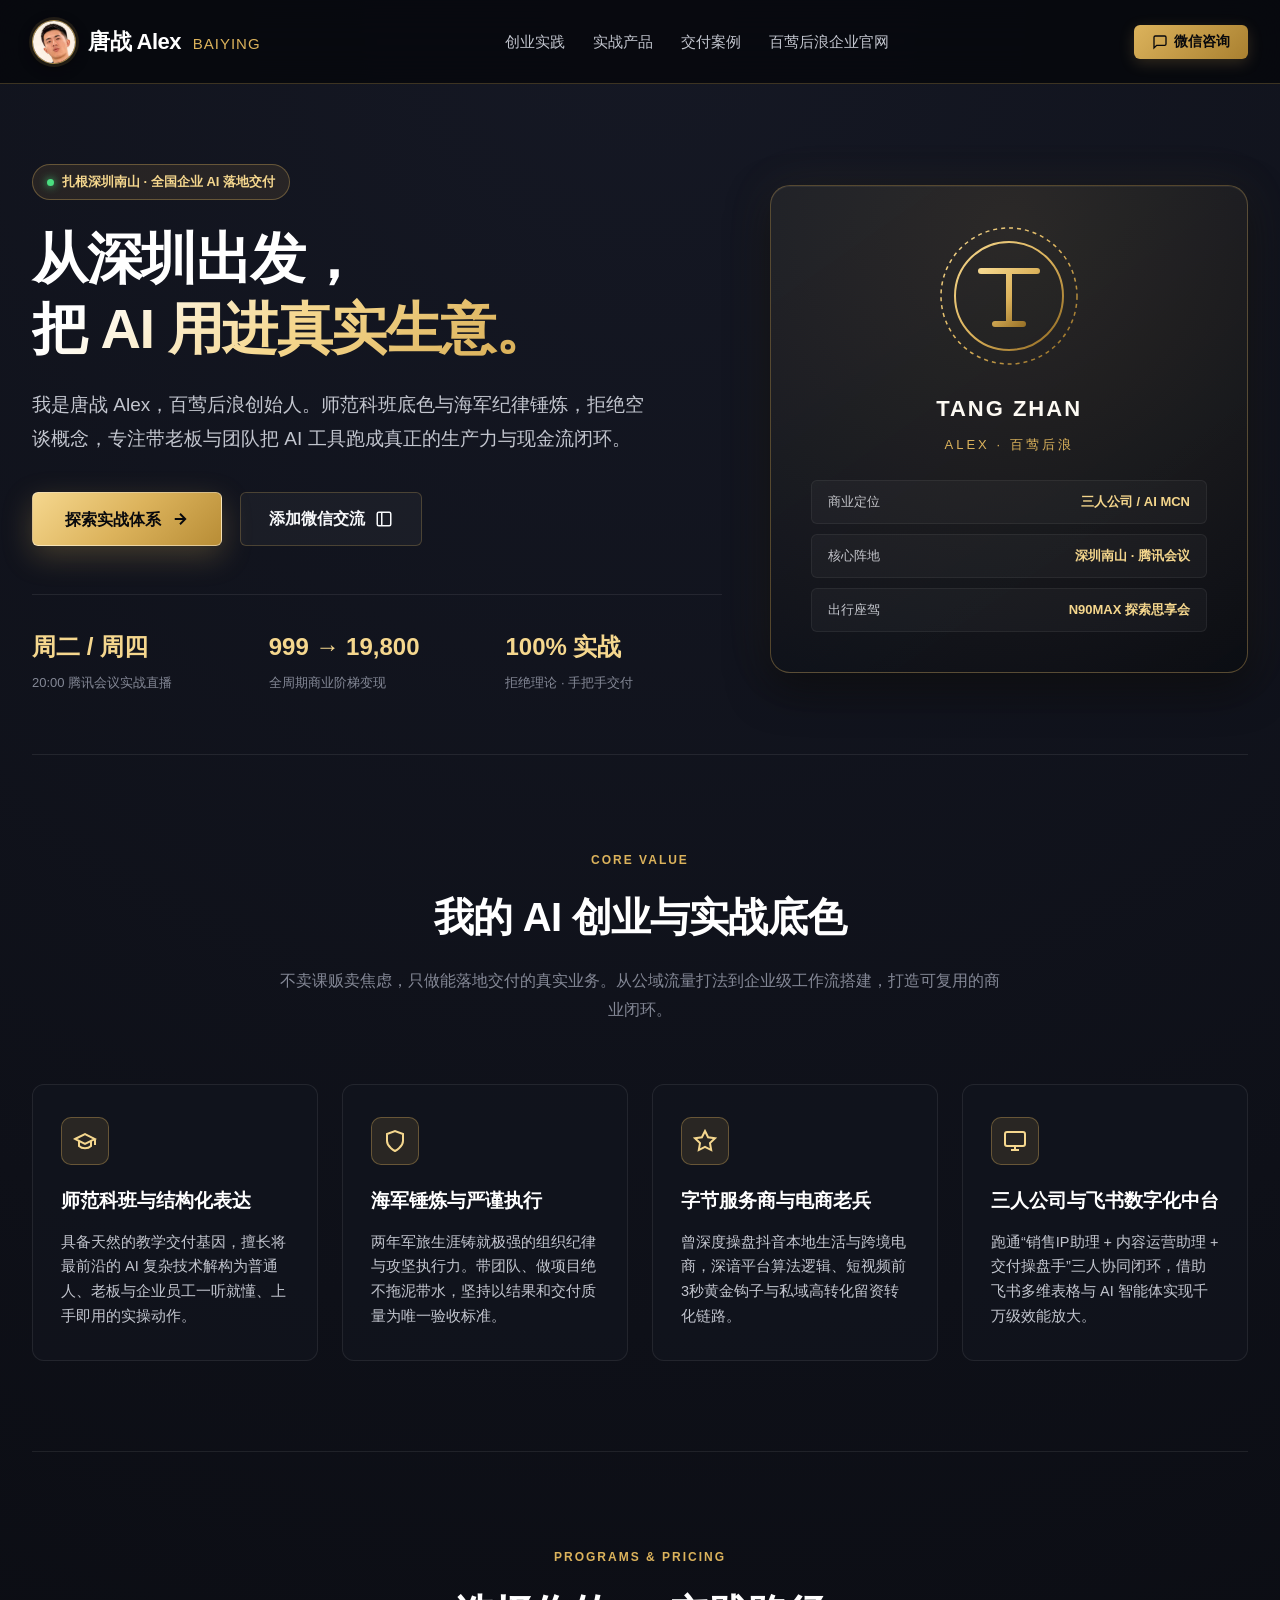
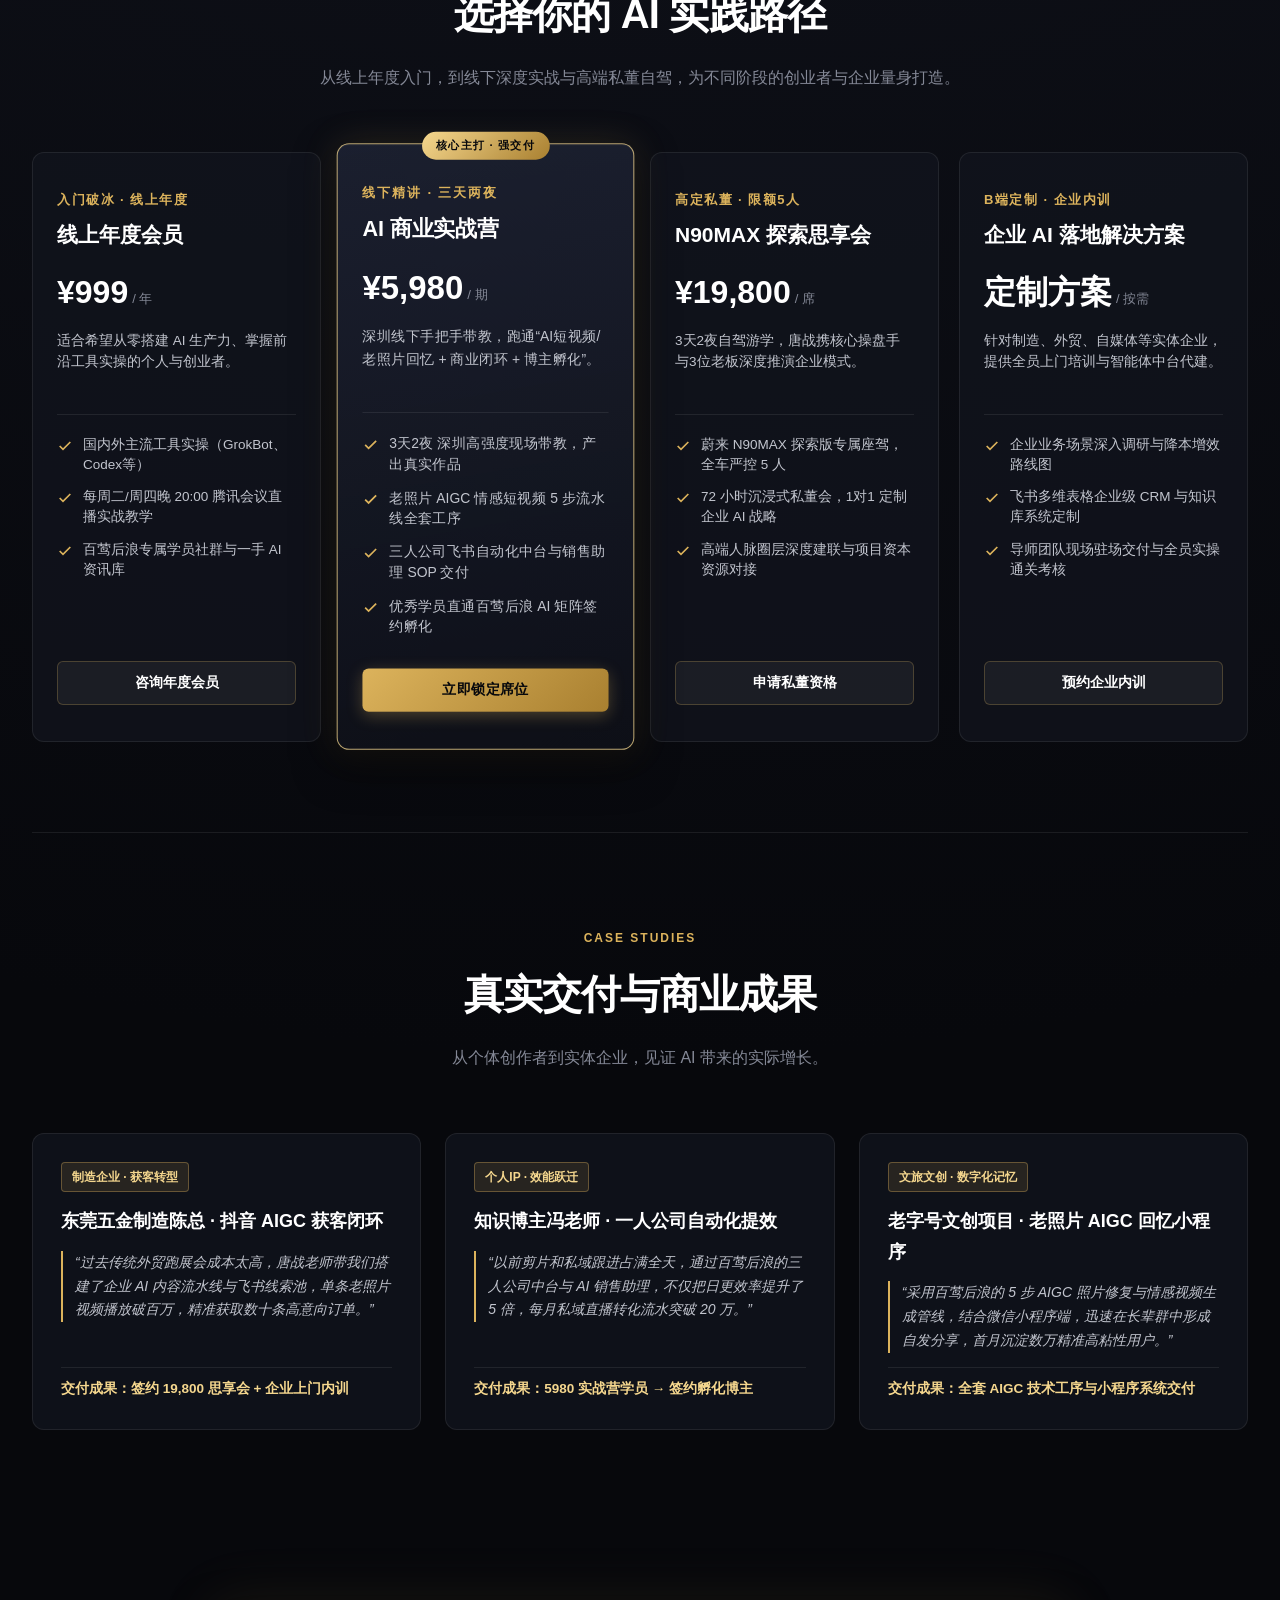
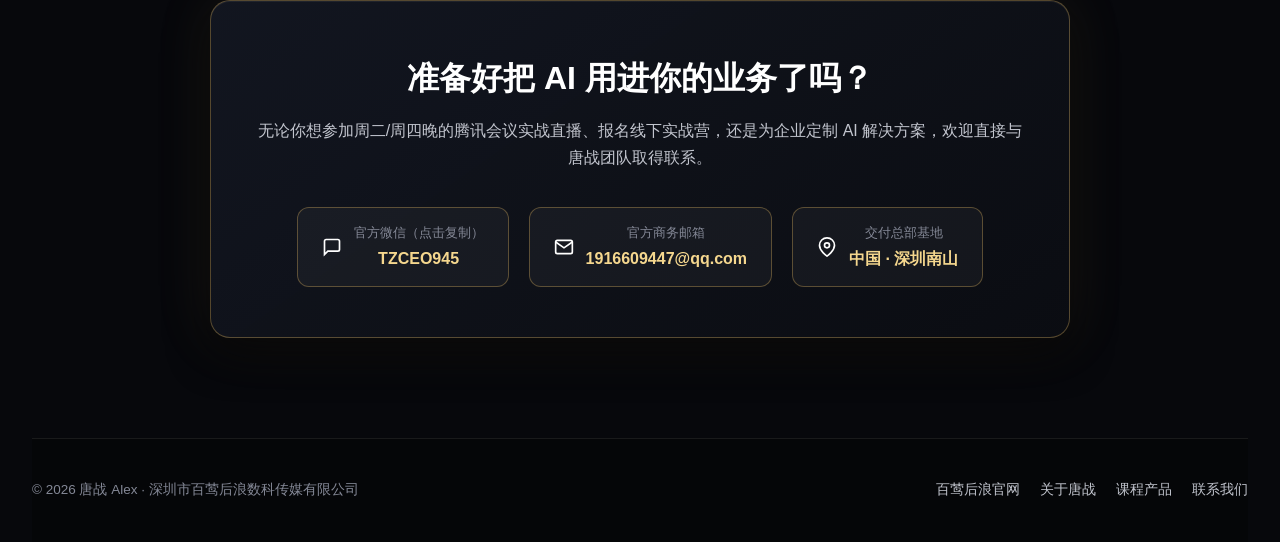
<file: index.html>
<!doctype html>
<html lang="zh-CN">
<head>
  <meta charset="utf-8">
  <meta name="viewport" content="width=device-width, initial-scale=1">
  <title>唐战 Alex｜从深圳出发，把 AI 用进真实生意（百莺后浪创始人）</title>
  <meta name="description" content="唐战 Alex，深圳市百莺后浪数科传媒有限公司创始人。师范科班与海军纪律融合，专注企业 AI 落地培训、AIGC 内容生产、一人/三人公司数字化运营及高客单私董交付。">
  <meta name="keywords" content="唐战, 唐战Alex, 百莺后浪, 企业AI培训, AI自媒体, AIGC短视频, AI一人公司, 深圳AI实战">
  <meta name="robots" content="index, follow">
  <meta name="theme-color" content="#07080c">
  <meta name="format-detection" content="telephone=no">
  <meta name="apple-mobile-web-app-capable" content="yes">
  <link rel="canonical" href="https://tangzhanai.com/">
  <link rel="icon" type="image/svg+xml" href="favicon.svg">
  <link rel="apple-touch-icon" href="assets/avatar-180.png">
  
  <!-- Open Graph / 社交分享卡片 -->
  <meta property="og:type" content="website">
  <meta property="og:url" content="https://linkaitang6-hub.github.io/tangzhanai/">
  <meta property="og:title" content="唐战 Alex｜从深圳出发，把 AI 用进真实生意">
  <meta property="og:description" content="分享怎么用 AI 做内容、搭产品、跑通三人公司现金流闭环。扎根深圳南山。">
  <meta property="og:image" content="https://linkaitang6-hub.github.io/tangzhanai/assets/share-card.png">
  <meta property="og:image:width" content="1200">
  <meta property="og:image:height" content="630">
  
  <link rel="stylesheet" href="styles.css">
</head>
<body>
  <!-- 顶部导航 -->
  <header class="header">
    <a class="brand-wrapper" href="index.html">
      <img class="brand-avatar" src="assets/avatar.jpg" width="44" height="44" alt="唐战 Alex 头像">
      <div class="brand-title">唐战 Alex <span>BAIYING</span></div>
    </a>
    <nav class="nav-links" aria-label="主导航">
      <a class="nav-link" href="#about">创业实践</a>
      <a class="nav-link" href="#programs">实战产品</a>
      <a class="nav-link" href="#cases">交付案例</a>
      <a class="nav-link" href="company/">百莺后浪企业官网</a>
    </nav>
    <button class="nav-cta" onclick="openWechatModal()">
      <svg width="16" height="16" viewBox="0 0 24 24" fill="none" stroke="currentColor" stroke-width="2"><path d="M21 15a2 2 0 0 1-2 2H7l-4 4V5a2 2 0 0 1 2-2h14a2 2 0 0 1 2 2z"/></svg>
      微信咨询
    </button>
  </header>

  <div class="shell">
    <main>
      <!-- Hero 首屏 -->
      <section class="hero-section" id="hero">
        <div class="hero-grid">
          <div class="hero-content">
            <div class="hero-tag">
              <span class="hero-tag-dot"></span>
              扎根深圳南山 · 全国企业 AI 落地交付
            </div>
            <h1 class="hero-title">
              从深圳出发，<br>
              <span class="gold-text">把 AI 用进真实生意。</span>
            </h1>
            <p class="hero-description">
              我是唐战 Alex，百莺后浪创始人。师范科班底色与海军纪律锤炼，拒绝空谈概念，专注带老板与团队把 AI 工具跑成真正的生产力与现金流闭环。
            </p>
            <div class="hero-actions">
              <a class="btn-primary" href="#programs">
                <span>探索实战体系</span>
                <svg width="18" height="18" viewBox="0 0 24 24" fill="none" stroke="currentColor" stroke-width="2.5"><path d="M5 12h14M12 5l7 7-7 7"/></svg>
              </a>
              <button class="btn-secondary" onclick="openWechatModal()">
                <span>添加微信交流</span>
                <svg width="18" height="18" viewBox="0 0 24 24" fill="none" stroke="currentColor" stroke-width="2"><rect x="3" y="3" width="18" height="18" rx="2" ry="2"/><line x1="9" y1="3" x2="9" y2="21"/></svg>
              </button>
            </div>
            
            <div class="hero-stats-row">
              <div class="stat-item">
                <h4>周二 / 周四</h4>
                <p>20:00 腾讯会议实战直播</p>
              </div>
              <div class="stat-item">
                <h4>999 → 19,800</h4>
                <p>全周期商业阶梯变现</p>
              </div>
              <div class="stat-item">
                <h4>100% 实战</h4>
                <p>拒绝理论 · 手把手交付</p>
              </div>
            </div>
          </div>

          <!-- Hero 右侧高定科技勋章徽标 -->
          <div class="hero-emblem-card">
            <div class="emblem-svg-container">
              <svg viewBox="0 0 140 140" fill="none" xmlns="http://www.w3.org/2000/svg">
                <circle cx="70" cy="70" r="68" stroke="url(#emblem-gold)" stroke-width="1.5" stroke-dasharray="4 4"/>
                <circle cx="70" cy="70" r="54" stroke="url(#emblem-gold)" stroke-width="2"/>
                <path d="M42 45H98M70 45V98M56 98H84" stroke="url(#emblem-gold)" stroke-width="6" stroke-linecap="round" stroke-linejoin="round"/>
                <defs>
                  <linearGradient id="emblem-gold" x1="0%" y1="0%" x2="100%" y2="100%">
                    <stop offset="0%" stop-color="#f5d78e"/>
                    <stop offset="50%" stop-color="#dcb35c"/>
                    <stop offset="100%" stop-color="#8a631c"/>
                  </linearGradient>
                </defs>
              </svg>
            </div>
            <div class="emblem-title">TANG ZHAN</div>
            <div class="emblem-subtitle">ALEX · 百莺后浪</div>
            <div class="emblem-pill-list">
              <div class="emblem-pill">
                <span>商业定位</span>
                <span>三人公司 / AI MCN</span>
              </div>
              <div class="emblem-pill">
                <span>核心阵地</span>
                <span>深圳南山 · 腾讯会议</span>
              </div>
              <div class="emblem-pill">
                <span>出行座驾</span>
                <span>N90MAX 探索思享会</span>
              </div>
            </div>
          </div>
        </div>
      </section>

      <!-- 核心差异化壁垒 -->
      <section class="section" id="about">
        <div class="section-header">
          <span class="section-tag">Core Value</span>
          <h2 class="section-title">我的 AI 创业与实战底色</h2>
          <p class="section-subtitle">
            不卖课贩卖焦虑，只做能落地交付的真实业务。从公域流量打法到企业级工作流搭建，打造可复用的商业闭环。
          </p>
        </div>

        <div class="features-grid">
          <div class="feature-card">
            <div class="feature-icon-box">
              <svg width="24" height="24" viewBox="0 0 24 24" fill="none" stroke="currentColor" stroke-width="2"><path d="M22 10v6M2 10l10-5 10 5-10 5z"/><path d="M6 12v5c3 3 9 3 12 0v-5"/></svg>
            </div>
            <h3>师范科班与结构化表达</h3>
            <p>具备天然的教学交付基因，擅长将最前沿的 AI 复杂技术解构为普通人、老板与企业员工一听就懂、上手即用的实操动作。</p>
          </div>

          <div class="feature-card">
            <div class="feature-icon-box">
              <svg width="24" height="24" viewBox="0 0 24 24" fill="none" stroke="currentColor" stroke-width="2"><path d="M12 22s8-4 8-10V5l-8-3-8 3v7c0 6 8 10 8 10z"/></svg>
            </div>
            <h3>海军锤炼与严谨执行</h3>
            <p>两年军旅生涯铸就极强的组织纪律与攻坚执行力。带团队、做项目绝不拖泥带水，坚持以结果和交付质量为唯一验收标准。</p>
          </div>

          <div class="feature-card">
            <div class="feature-icon-box">
              <svg width="24" height="24" viewBox="0 0 24 24" fill="none" stroke="currentColor" stroke-width="2"><polygon points="12 2 15.09 8.26 22 9.27 17 14.14 18.18 21.02 12 17.77 5.82 21.02 7 14.14 2 9.27 8.91 8.26 12 2"/></svg>
            </div>
            <h3>字节服务商与电商老兵</h3>
            <p>曾深度操盘抖音本地生活与跨境电商，深谙平台算法逻辑、短视频前3秒黄金钩子与私域高转化留资转化链路。</p>
          </div>

          <div class="feature-card">
            <div class="feature-icon-box">
              <svg width="24" height="24" viewBox="0 0 24 24" fill="none" stroke="currentColor" stroke-width="2"><rect x="2" y="3" width="20" height="14" rx="2" ry="2"/><line x1="8" y1="21" x2="16" y2="21"/><line x1="12" y1="17" x2="12" y2="21"/></svg>
            </div>
            <h3>三人公司与飞书数字化中台</h3>
            <p>跑通“销售IP助理 + 内容运营助理 + 交付操盘手”三人协同闭环，借助飞书多维表格与 AI 智能体实现千万级效能放大。</p>
          </div>
        </div>
      </section>

      <!-- 实战产品与阶梯体系 -->
      <section class="section" id="programs">
        <div class="section-header">
          <span class="section-tag">Programs & Pricing</span>
          <h2 class="section-title">选择你的 AI 实践路径</h2>
          <p class="section-subtitle">
            从线上年度入门，到线下深度实战与高端私董自驾，为不同阶段的创业者与企业量身打造。
          </p>
        </div>

        <div class="pricing-grid">
          <!-- 999 线上年度会员 -->
          <div class="pricing-card">
            <div class="pricing-header">
              <div class="pricing-level">入门破冰 · 线上年度</div>
              <div class="pricing-title">线上年度会员</div>
              <div class="pricing-price">¥999 <span class="unit">/ 年</span></div>
              <div class="pricing-desc">适合希望从零搭建 AI 生产力、掌握前沿工具实操的个人与创业者。</div>
            </div>
            <div class="pricing-divider"></div>
            <ul class="pricing-features">
              <li class="pricing-feature-item">
                <svg width="16" height="16" viewBox="0 0 24 24" fill="none" stroke="currentColor" stroke-width="2.5"><polyline points="20 6 9 17 4 12"/></svg>
                <span>国内外主流工具实操（GrokBot、Codex等）</span>
              </li>
              <li class="pricing-feature-item">
                <svg width="16" height="16" viewBox="0 0 24 24" fill="none" stroke="currentColor" stroke-width="2.5"><polyline points="20 6 9 17 4 12"/></svg>
                <span>每周二/周四晚 20:00 腾讯会议直播实战教学</span>
              </li>
              <li class="pricing-feature-item">
                <svg width="16" height="16" viewBox="0 0 24 24" fill="none" stroke="currentColor" stroke-width="2.5"><polyline points="20 6 9 17 4 12"/></svg>
                <span>百莺后浪专属学员社群与一手 AI 资讯库</span>
              </li>
            </ul>
            <button class="pricing-btn" onclick="openWechatModal('线上年度会员(999)')">咨询年度会员</button>
          </div>

          <!-- 5980 线下实战营 -->
          <div class="pricing-card featured">
            <div class="pricing-badge">核心主打 · 强交付</div>
            <div class="pricing-header">
              <div class="pricing-level">线下精讲 · 三天两夜</div>
              <div class="pricing-title">AI 商业实战营</div>
              <div class="pricing-price">¥5,980 <span class="unit">/ 期</span></div>
              <div class="pricing-desc">深圳线下手把手带教，跑通“AI短视频/老照片回忆 + 商业闭环 + 博主孵化”。</div>
            </div>
            <div class="pricing-divider"></div>
            <ul class="pricing-features">
              <li class="pricing-feature-item">
                <svg width="16" height="16" viewBox="0 0 24 24" fill="none" stroke="currentColor" stroke-width="2.5"><polyline points="20 6 9 17 4 12"/></svg>
                <span>3天2夜 深圳高强度现场带教，产出真实作品</span>
              </li>
              <li class="pricing-feature-item">
                <svg width="16" height="16" viewBox="0 0 24 24" fill="none" stroke="currentColor" stroke-width="2.5"><polyline points="20 6 9 17 4 12"/></svg>
                <span>老照片 AIGC 情感短视频 5 步流水线全套工序</span>
              </li>
              <li class="pricing-feature-item">
                <svg width="16" height="16" viewBox="0 0 24 24" fill="none" stroke="currentColor" stroke-width="2.5"><polyline points="20 6 9 17 4 12"/></svg>
                <span>三人公司飞书自动化中台与销售助理 SOP 交付</span>
              </li>
              <li class="pricing-feature-item">
                <svg width="16" height="16" viewBox="0 0 24 24" fill="none" stroke="currentColor" stroke-width="2.5"><polyline points="20 6 9 17 4 12"/></svg>
                <span>优秀学员直通百莺后浪 AI 矩阵签约孵化</span>
              </li>
            </ul>
            <button class="pricing-btn" onclick="openWechatModal('AI商业实战营(5980)')">立即锁定席位</button>
          </div>

          <!-- 19800 N90MAX 探索思享会 -->
          <div class="pricing-card">
            <div class="pricing-header">
              <div class="pricing-level">高定私董 · 限额5人</div>
              <div class="pricing-title">N90MAX 探索思享会</div>
              <div class="pricing-price">¥19,800 <span class="unit">/ 席</span></div>
              <div class="pricing-desc">3天2夜自驾游学，唐战携核心操盘手与3位老板深度推演企业模式。</div>
            </div>
            <div class="pricing-divider"></div>
            <ul class="pricing-features">
              <li class="pricing-feature-item">
                <svg width="16" height="16" viewBox="0 0 24 24" fill="none" stroke="currentColor" stroke-width="2.5"><polyline points="20 6 9 17 4 12"/></svg>
                <span>蔚来 N90MAX 探索版专属座驾，全车严控 5 人</span>
              </li>
              <li class="pricing-feature-item">
                <svg width="16" height="16" viewBox="0 0 24 24" fill="none" stroke="currentColor" stroke-width="2.5"><polyline points="20 6 9 17 4 12"/></svg>
                <span>72 小时沉浸式私董会，1对1 定制企业 AI 战略</span>
              </li>
              <li class="pricing-feature-item">
                <svg width="16" height="16" viewBox="0 0 24 24" fill="none" stroke="currentColor" stroke-width="2.5"><polyline points="20 6 9 17 4 12"/></svg>
                <span>高端人脉圈层深度建联与项目资本资源对接</span>
              </li>
            </ul>
            <button class="pricing-btn" onclick="openWechatModal('N90MAX探索思享会(19800)')">申请私董资格</button>
          </div>

          <!-- 企业上门内训定制 -->
          <div class="pricing-card">
            <div class="pricing-header">
              <div class="pricing-level">B端定制 · 企业内训</div>
              <div class="pricing-title">企业 AI 落地解决方案</div>
              <div class="pricing-price">定制方案 <span class="unit">/ 按需</span></div>
              <div class="pricing-desc">针对制造、外贸、自媒体等实体企业，提供全员上门培训与智能体中台代建。</div>
            </div>
            <div class="pricing-divider"></div>
            <ul class="pricing-features">
              <li class="pricing-feature-item">
                <svg width="16" height="16" viewBox="0 0 24 24" fill="none" stroke="currentColor" stroke-width="2.5"><polyline points="20 6 9 17 4 12"/></svg>
                <span>企业业务场景深入调研与降本增效路线图</span>
              </li>
              <li class="pricing-feature-item">
                <svg width="16" height="16" viewBox="0 0 24 24" fill="none" stroke="currentColor" stroke-width="2.5"><polyline points="20 6 9 17 4 12"/></svg>
                <span>飞书多维表格企业级 CRM 与知识库系统定制</span>
              </li>
              <li class="pricing-feature-item">
                <svg width="16" height="16" viewBox="0 0 24 24" fill="none" stroke="currentColor" stroke-width="2.5"><polyline points="20 6 9 17 4 12"/></svg>
                <span>导师团队现场驻场交付与全员实操通关考核</span>
              </li>
            </ul>
            <button class="pricing-btn" onclick="openWechatModal('企业AI落地解决方案')">预约企业内训</button>
          </div>
        </div>
      </section>

      <!-- 交付案例实录 -->
      <section class="section" id="cases">
        <div class="section-header">
          <span class="section-tag">Case Studies</span>
          <h2 class="section-title">真实交付与商业成果</h2>
          <p class="section-subtitle">从个体创作者到实体企业，见证 AI 带来的实际增长。</p>
        </div>

        <div class="cases-grid">
          <div class="case-card">
            <div class="case-badge">制造企业 · 获客转型</div>
            <div class="case-title">东莞五金制造陈总 · 抖音 AIGC 获客闭环</div>
            <div class="case-quote">
              “过去传统外贸跑展会成本太高，唐战老师带我们搭建了企业 AI 内容流水线与飞书线索池，单条老照片视频播放破百万，精准获取数十条高意向订单。”
            </div>
            <div class="case-result">交付成果：签约 19,800 思享会 + 企业上门内训</div>
          </div>

          <div class="case-card">
            <div class="case-badge">个人IP · 效能跃迁</div>
            <div class="case-title">知识博主冯老师 · 一人公司自动化提效</div>
            <div class="case-quote">
              “以前剪片和私域跟进占满全天，通过百莺后浪的三人公司中台与 AI 销售助理，不仅把日更效率提升了 5 倍，每月私域直播转化流水突破 20 万。”
            </div>
            <div class="case-result">交付成果：5980 实战营学员 → 签约孵化博主</div>
          </div>

          <div class="case-card">
            <div class="case-badge">文旅文创 · 数字化记忆</div>
            <div class="case-title">老字号文创项目 · 老照片 AIGC 回忆小程序</div>
            <div class="case-quote">
              “采用百莺后浪的 5 步 AIGC 照片修复与情感视频生成管线，结合微信小程序端，迅速在长辈群中形成自发分享，首月沉淀数万精准高粘性用户。”
            </div>
            <div class="case-result">交付成果：全套 AIGC 技术工序与小程序系统交付</div>
          </div>
        </div>
      </section>

      <!-- 联系合作与加微弹窗唤起 -->
      <section class="contact-section" id="contact">
        <div class="contact-box">
          <h2>准备好把 AI 用进你的业务了吗？</h2>
          <p class="lead">
            无论你想参加周二/周四晚的腾讯会议实战直播、报名线下实战营，还是为企业定制 AI 解决方案，欢迎直接与唐战团队取得联系。
          </p>
          <div class="contact-pills">
            <div class="contact-pill-item" onclick="openWechatModal('微信联系')">
              <svg width="20" height="20" viewBox="0 0 24 24" fill="none" stroke="currentColor" stroke-width="2"><path d="M21 15a2 2 0 0 1-2 2H7l-4 4V5a2 2 0 0 1 2-2h14a2 2 0 0 1 2 2z"/></svg>
              <div>
                <div class="pill-label">官方微信（点击复制）</div>
                <div class="pill-val">TZCEO945</div>
              </div>
            </div>
            <a class="contact-pill-item" href="mailto:1916609447@qq.com">
              <svg width="20" height="20" viewBox="0 0 24 24" fill="none" stroke="currentColor" stroke-width="2"><path d="M4 4h16c1.1 0 2 .9 2 2v12c0 1.1-.9 2-2 2H4c-1.1 0-2-.9-2-2V6c0-1.1.9-2 2-2z"/><polyline points="22,6 12,13 2,6"/></svg>
              <div>
                <div class="pill-label">官方商务邮箱</div>
                <div class="pill-val">1916609447@qq.com</div>
              </div>
            </a>
            <div class="contact-pill-item" style="cursor: default;">
              <svg width="20" height="20" viewBox="0 0 24 24" fill="none" stroke="currentColor" stroke-width="2"><path d="M21 10c0 7-9 13-9 13s-9-6-9-13a9 9 0 0 1 18 0z"/><circle cx="12" cy="10" r="3"/></svg>
              <div>
                <div class="pill-label">交付总部基地</div>
                <div class="pill-val">中国 · 深圳南山</div>
              </div>
            </div>
          </div>
        </div>
      </section>
    </main>

    <!-- 页脚 -->
    <footer class="footer">
      <div class="footer-content">
        <div>
          <p>© 2026 唐战 Alex · 深圳市百莺后浪数科传媒有限公司</p>
        </div>
        <div class="footer-links">
          <a href="company/">百莺后浪官网</a>
          <a href="#about">关于唐战</a>
          <a href="#programs">课程产品</a>
          <a href="javascript:openWechatModal();">联系我们</a>
        </div>
      </div>
    </footer>
  </div>

  <!-- 微信咨询 Modal 弹窗 -->
  <div class="modal-overlay" id="wechatModal" onclick="closeWechatModal(event)">
    <div class="modal-content" onclick="event.stopPropagation()">
      <button class="modal-close" onclick="closeWechatModal()">&times;</button>
      <h3 style="font-size: 20px; font-weight: 800; color: #fff; margin-bottom: 6px;">长按识别二维码，添加唐战微信</h3>
      <p style="font-size: 13px; color: var(--text-secondary);" id="modalContextText">添加请备注【姓名 + 行业/意向产品】优先通过</p>
      
      <div class="modal-qr-box">
        <img src="assets/wechat-qr.jpg" alt="唐战微信个人名片二维码" width="166" height="166">
      </div>
      <p style="font-size: 12.5px; color: var(--gold-light); margin-bottom: 4px;">长按上方二维码 → 选择「识别图中二维码」</p>

      <div style="background: rgba(255,255,255,0.06); padding: 10px; border-radius: 6px; font-size: 15px; font-weight: 700; color: var(--gold-light);">
        微信号：<span id="wechatIdText">TZCEO945</span>
      </div>

      <button class="copy-btn" onclick="copyWechatId()">一键复制微信号</button>
      <p style="font-size: 12px; color: var(--text-muted); margin-top: 10px;">加微信请备注来意，24 小时内回复</p>
    </div>
  </div>

  <!-- Toast 提示条 -->
  <!-- 移动端底部悬浮转化栏（微信内自动显示） -->
  <div class="mobile-cta-bar">
    <a class="mcta-secondary" href="#programs">课程体系</a>
    <button class="mcta-primary" onclick="openWechatModal('官网咨询')">加微信聊 AI 落地</button>
  </div>

  <div class="toast" id="toast">微信号已成功复制到剪贴板！</div>

  <script>
    function openWechatModal(context) {
      const modal = document.getElementById('wechatModal');
      const text = document.getElementById('modalContextText');
      if (context) {
        text.innerText = '咨询【' + context + '】，添加备注优先通过';
      } else {
        text.innerText = '添加请备注【姓名 + 行业/意向产品】优先通过';
      }
      modal.classList.add('active');
    }

    function closeWechatModal(e) {
      document.getElementById('wechatModal').classList.remove('active');
    }

    // 兼容微信内置浏览器：clipboard API 不可用时回退到 execCommand
    function copyWechatId() {
      const id = document.getElementById('wechatIdText').innerText;

      function legacyCopy(text) {
        const ta = document.createElement('textarea');
        ta.value = text;
        ta.setAttribute('readonly', '');
        ta.style.cssText = 'position:fixed;left:-9999px;top:0;opacity:0;';
        document.body.appendChild(ta);
        ta.select();
        ta.setSelectionRange(0, text.length);
        let ok = false;
        try { ok = document.execCommand('copy'); } catch (err) { ok = false; }
        document.body.removeChild(ta);
        return ok;
      }

      if (legacyCopy(id)) {
        showToast('微信号 ' + id + ' 已复制，去微信粘贴添加');
        return;
      }
      if (navigator.clipboard && window.isSecureContext) {
        navigator.clipboard.writeText(id).then(() => {
          showToast('微信号 ' + id + ' 已复制，去微信粘贴添加');
        }).catch(() => showToast('请长按上方二维码识别添加'));
        return;
      }
      showToast('请长按上方二维码，识别添加');
    }

    function showToast(msg) {
      const toast = document.getElementById('toast');
      toast.innerText = msg;
      toast.classList.add('show');
      setTimeout(() => {
        toast.classList.remove('show');
      }, 2500);
    }

    // __qrDeepLink: 支持 #qr 直接打开加微弹窗（便于微信内一键跳转）
    (function () {
      if (location.hash === '#qr') {
        window.addEventListener('load', function () { openWechatModal(); });
      }
    })();
  </script>
</body>
</html>
</file>
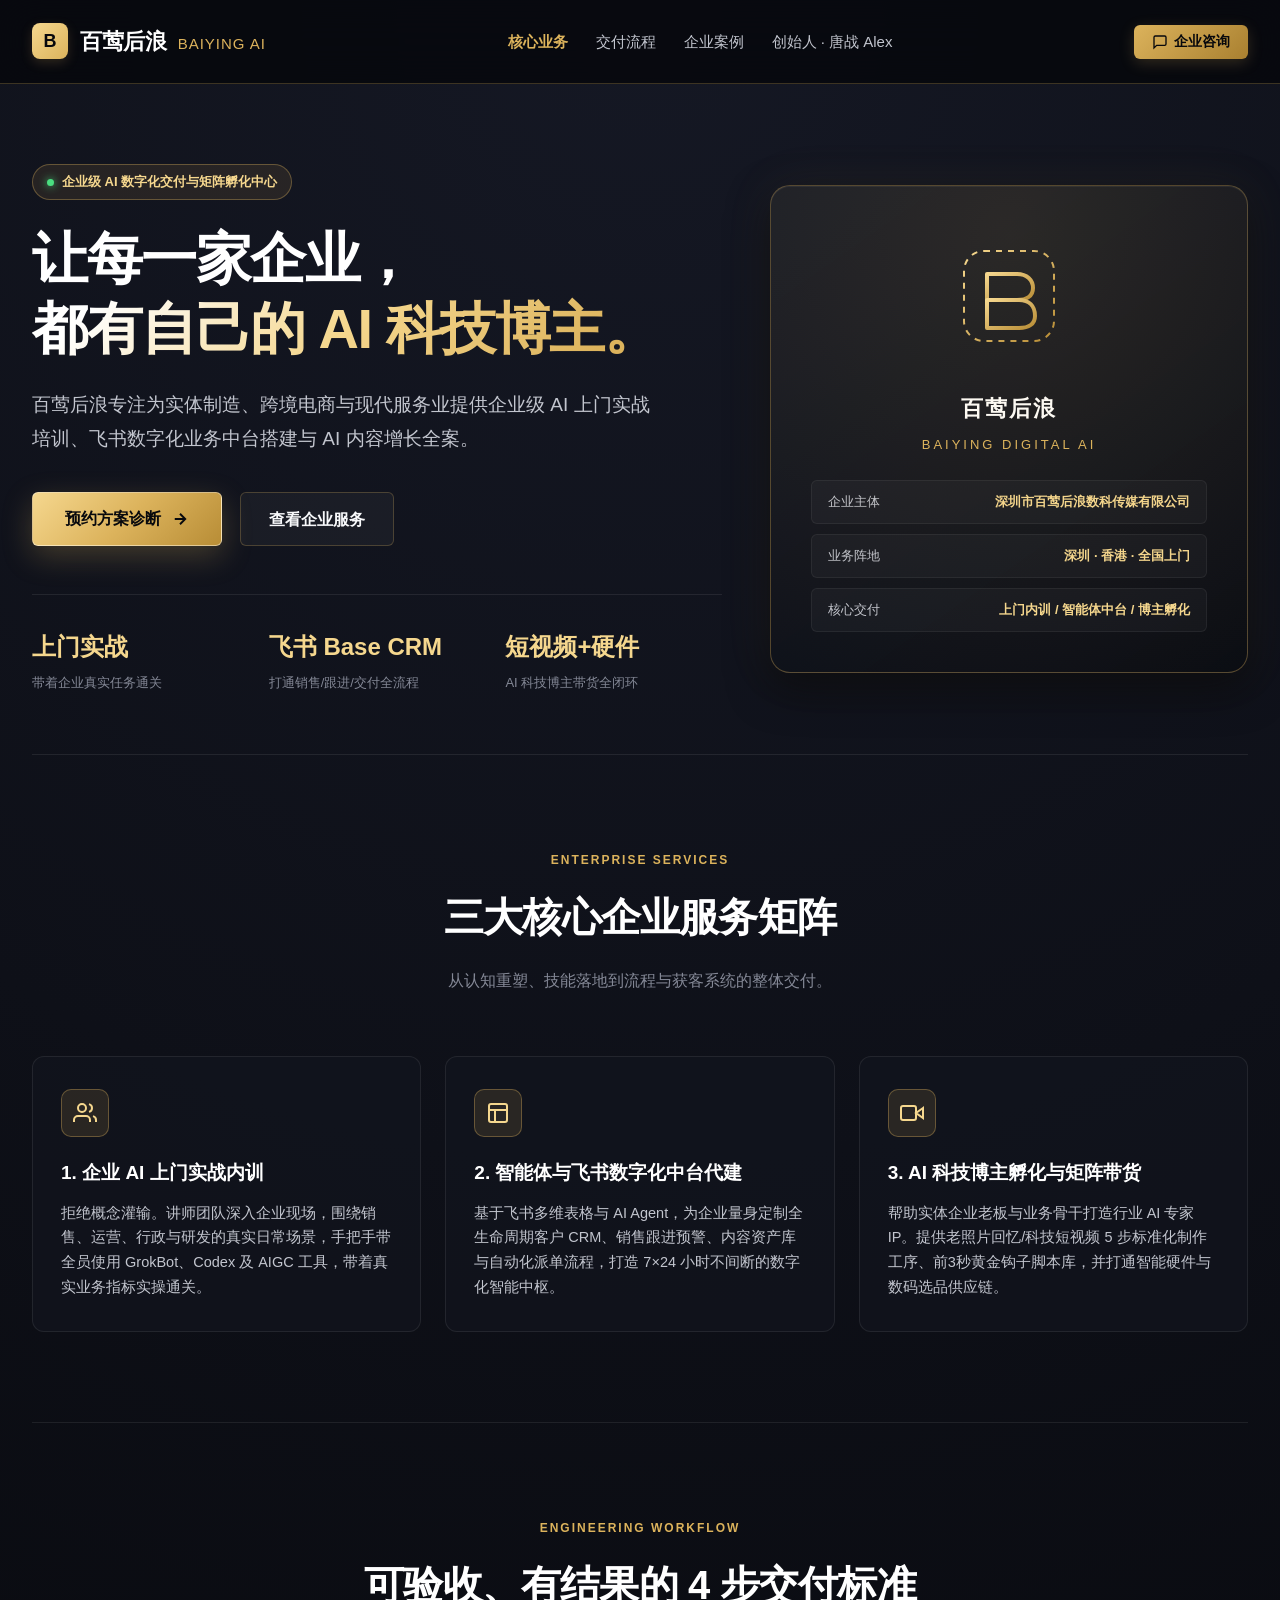
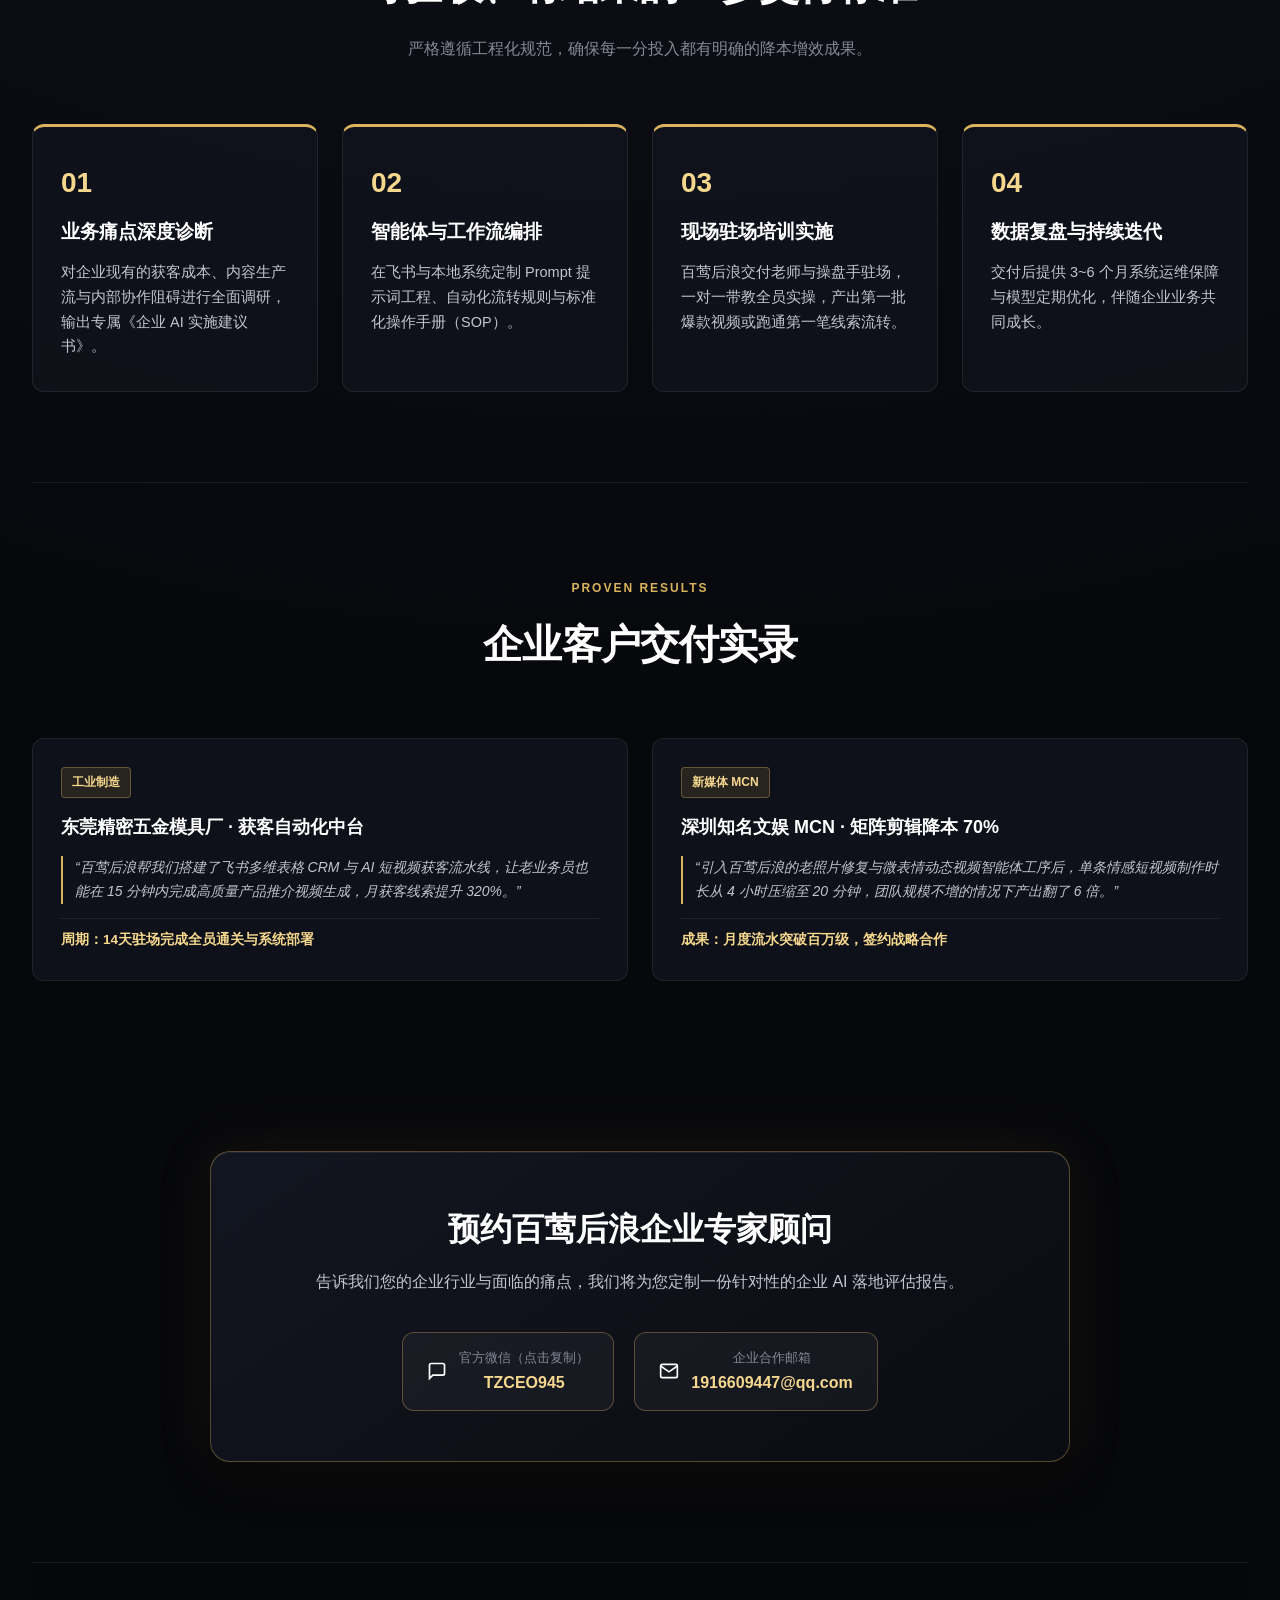
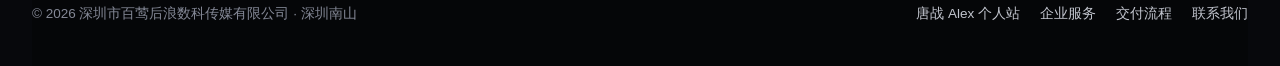
<file: company/index.html>
<!doctype html>
<html lang="zh-CN">
<head>
  <meta charset="utf-8">
  <meta name="viewport" content="width=device-width, initial-scale=1">
  <title>百莺后浪｜让每一家企业都有自己的 AI 科技博主 · 帮企业把 AI 用进日常业务</title>
  <meta name="description" content="深圳市百莺后浪数科传媒有限公司。专注企业 AI 上门实战培训、智能体与飞书数字化中台搭建、AI科技博主孵化与AIGC短视频矩阵获客。">
  <meta name="keywords" content="百莺后浪, 企业AI培训, AI智能体开发, 飞书多维表格CRM, AI博主孵化, 深圳AI方案">
  <meta name="robots" content="index, follow">
  <meta name="theme-color" content="#07080c">
  <meta name="format-detection" content="telephone=no">
  <meta name="apple-mobile-web-app-capable" content="yes">
  <link rel="canonical" href="https://tangzhanai.com/company/">
  <link rel="icon" type="image/svg+xml" href="../favicon.svg">
  
  <meta property="og:type" content="website">
  <meta property="og:url" content="https://linkaitang6-hub.github.io/tangzhanai/company/">
  <meta property="og:title" content="百莺后浪｜让每一家企业都有自己的 AI 科技博主">
  <meta property="og:description" content="从团队实战内训，到销售跟进、知识库和流程自动化，做出可试用、可验收的企业 AI 成果。">
  <meta property="og:image" content="https://linkaitang6-hub.github.io/tangzhanai/assets/share-card-company.png">
  <meta property="og:image:width" content="1200">
  <meta property="og:image:height" content="630">
  
  <link rel="stylesheet" href="../styles.css">
</head>
<body>
  <!-- 顶部导航 -->
  <header class="header">
    <a class="brand-wrapper" href="index.html">
      <div class="brand-logo-badge" style="background: linear-gradient(135deg, #f5d78e, #dcb35c);">B</div>
      <div class="brand-title">百莺后浪 <span>BAIYING AI</span></div>
    </a>
    <nav class="nav-links" aria-label="企业主导航">
      <a class="nav-link active" href="#services">核心业务</a>
      <a class="nav-link" href="#workflow">交付流程</a>
      <a class="nav-link" href="#cases">企业案例</a>
      <a class="nav-link" href="../index.html">创始人 · 唐战 Alex</a>
    </nav>
    <button class="nav-cta" onclick="openWechatModal('企业服务咨询')">
      <svg width="16" height="16" viewBox="0 0 24 24" fill="none" stroke="currentColor" stroke-width="2"><path d="M21 15a2 2 0 0 1-2 2H7l-4 4V5a2 2 0 0 1 2-2h14a2 2 0 0 1 2 2z"/></svg>
      企业咨询
    </button>
  </header>

  <div class="shell">
    <main>
      <!-- Hero 首屏 -->
      <section class="hero-section">
        <div class="hero-grid">
          <div class="hero-content">
            <div class="hero-tag">
              <span class="hero-tag-dot"></span>
              企业级 AI 数字化交付与矩阵孵化中心
            </div>
            <h1 class="hero-title">
              让每一家企业，<br>
              <span class="gold-text">都有自己的 AI 科技博主。</span>
            </h1>
            <p class="hero-description">
              百莺后浪专注为实体制造、跨境电商与现代服务业提供企业级 AI 上门实战培训、飞书数字化业务中台搭建与 AI 内容增长全案。
            </p>
            <div class="hero-actions">
              <button class="btn-primary" onclick="openWechatModal('预约企业方案诊断')">
                <span>预约方案诊断</span>
                <svg width="18" height="18" viewBox="0 0 24 24" fill="none" stroke="currentColor" stroke-width="2.5"><path d="M5 12h14M12 5l7 7-7 7"/></svg>
              </button>
              <a class="btn-secondary" href="#services">
                <span>查看企业服务</span>
              </a>
            </div>
            
            <div class="hero-stats-row">
              <div class="stat-item">
                <h4>上门实战</h4>
                <p>带着企业真实任务通关</p>
              </div>
              <div class="stat-item">
                <h4>飞书 Base CRM</h4>
                <p>打通销售/跟进/交付全流程</p>
              </div>
              <div class="stat-item">
                <h4>短视频+硬件</h4>
                <p>AI 科技博主带货全闭环</p>
              </div>
            </div>
          </div>

          <!-- Hero 右侧企业科技徽标 -->
          <div class="hero-emblem-card">
            <div class="emblem-svg-container">
              <svg viewBox="0 0 140 140" fill="none" xmlns="http://www.w3.org/2000/svg">
                <rect x="25" y="25" width="90" height="90" rx="20" stroke="url(#co-gold)" stroke-width="2" stroke-dasharray="6 6"/>
                <path d="M48 48H78C88 48 94 54 94 62C94 70 88 74 78 74H48V48Z" stroke="url(#co-gold)" stroke-width="4" stroke-linecap="round" stroke-linejoin="round"/>
                <path d="M48 74H80C90 74 96 80 96 90C96 98 90 102 80 102H48V74Z" stroke="url(#co-gold)" stroke-width="4" stroke-linecap="round" stroke-linejoin="round"/>
                <defs>
                  <linearGradient id="co-gold" x1="0%" y1="0%" x2="100%" y2="100%">
                    <stop offset="0%" stop-color="#f5d78e"/>
                    <stop offset="100%" stop-color="#b88d36"/>
                  </linearGradient>
                </defs>
              </svg>
            </div>
            <div class="emblem-title">百莺后浪</div>
            <div class="emblem-subtitle">BAIYING DIGITAL AI</div>
            <div class="emblem-pill-list">
              <div class="emblem-pill">
                <span>企业主体</span>
                <span>深圳市百莺后浪数科传媒有限公司</span>
              </div>
              <div class="emblem-pill">
                <span>业务阵地</span>
                <span>深圳 · 香港 · 全国上门</span>
              </div>
              <div class="emblem-pill">
                <span>核心交付</span>
                <span>上门内训 / 智能体中台 / 博主孵化</span>
              </div>
            </div>
          </div>
        </div>
      </section>

      <!-- 三大企业级核心服务 -->
      <section class="section" id="services">
        <div class="section-header">
          <span class="section-tag">Enterprise Services</span>
          <h2 class="section-title">三大核心企业服务矩阵</h2>
          <p class="section-subtitle">从认知重塑、技能落地到流程与获客系统的整体交付。</p>
        </div>

        <div class="features-grid" style="grid-template-columns: repeat(3, 1fr);">
          <div class="feature-card">
            <div class="feature-icon-box">
              <svg width="24" height="24" viewBox="0 0 24 24" fill="none" stroke="currentColor" stroke-width="2"><path d="M17 21v-2a4 4 0 0 0-4-4H5a4 4 0 0 0-4 4v2"/><circle cx="9" cy="7" r="4"/><path d="M23 21v-2a4 4 0 0 0-3-3.87"/><path d="M16 3.13a4 4 0 0 1 0 7.75"/></svg>
            </div>
            <h3>1. 企业 AI 上门实战内训</h3>
            <p>拒绝概念灌输。讲师团队深入企业现场，围绕销售、运营、行政与研发的真实日常场景，手把手带全员使用 GrokBot、Codex 及 AIGC 工具，带着真实业务指标实操通关。</p>
          </div>

          <div class="feature-card">
            <div class="feature-icon-box">
              <svg width="24" height="24" viewBox="0 0 24 24" fill="none" stroke="currentColor" stroke-width="2"><rect x="3" y="3" width="18" height="18" rx="2" ry="2"/><line x1="3" y1="9" x2="21" y2="9"/><line x1="9" y1="21" x2="9" y2="9"/></svg>
            </div>
            <h3>2. 智能体与飞书数字化中台代建</h3>
            <p>基于飞书多维表格与 AI Agent，为企业量身定制全生命周期客户 CRM、销售跟进预警、内容资产库与自动化派单流程，打造 7×24 小时不间断的数字化智能中枢。</p>
          </div>

          <div class="feature-card">
            <div class="feature-icon-box">
              <svg width="24" height="24" viewBox="0 0 24 24" fill="none" stroke="currentColor" stroke-width="2"><polygon points="23 7 16 12 23 17 23 7"/><rect x="1" y="5" width="15" height="14" rx="2" ry="2"/></svg>
            </div>
            <h3>3. AI 科技博主孵化与矩阵带货</h3>
            <p>帮助实体企业老板与业务骨干打造行业 AI 专家 IP。提供老照片回忆/科技短视频 5 步标准化制作工序、前3秒黄金钩子脚本库，并打通智能硬件与数码选品供应链。</p>
          </div>
        </div>
      </section>

      <!-- 标准化 4 步交付工程流程 -->
      <section class="section" id="workflow">
        <div class="section-header">
          <span class="section-tag">Engineering Workflow</span>
          <h2 class="section-title">可验收、有结果的 4 步交付标准</h2>
          <p class="section-subtitle">严格遵循工程化规范，确保每一分投入都有明确的降本增效成果。</p>
        </div>

        <div class="features-grid" style="grid-template-columns: repeat(4, 1fr);">
          <div class="feature-card" style="border-top: 3px solid var(--gold-primary);">
            <div style="font-size: 28px; font-weight: 850; color: var(--gold-light); margin-bottom: 10px;">01</div>
            <h3>业务痛点深度诊断</h3>
            <p>对企业现有的获客成本、内容生产流与内部协作阻碍进行全面调研，输出专属《企业 AI 实施建议书》。</p>
          </div>

          <div class="feature-card" style="border-top: 3px solid var(--gold-primary);">
            <div style="font-size: 28px; font-weight: 850; color: var(--gold-light); margin-bottom: 10px;">02</div>
            <h3>智能体与工作流编排</h3>
            <p>在飞书与本地系统定制 Prompt 提示词工程、自动化流转规则与标准化操作手册（SOP）。</p>
          </div>

          <div class="feature-card" style="border-top: 3px solid var(--gold-primary);">
            <div style="font-size: 28px; font-weight: 850; color: var(--gold-light); margin-bottom: 10px;">03</div>
            <h3>现场驻场培训实施</h3>
            <p>百莺后浪交付老师与操盘手驻场，一对一带教全员实操，产出第一批爆款视频或跑通第一笔线索流转。</p>
          </div>

          <div class="feature-card" style="border-top: 3px solid var(--gold-primary);">
            <div style="font-size: 28px; font-weight: 850; color: var(--gold-light); margin-bottom: 10px;">04</div>
            <h3>数据复盘与持续迭代</h3>
            <p>交付后提供 3~6 个月系统运维保障与模型定期优化，伴随企业业务共同成长。</p>
          </div>
        </div>
      </section>

      <!-- 企业案例 -->
      <section class="section" id="cases">
        <div class="section-header">
          <span class="section-tag">Proven Results</span>
          <h2 class="section-title">企业客户交付实录</h2>
        </div>

        <div class="cases-grid">
          <div class="case-card">
            <div class="case-badge">工业制造</div>
            <div class="case-title">东莞精密五金模具厂 · 获客自动化中台</div>
            <div class="case-quote">
              “百莺后浪帮我们搭建了飞书多维表格 CRM 与 AI 短视频获客流水线，让老业务员也能在 15 分钟内完成高质量产品推介视频生成，月获客线索提升 320%。”
            </div>
            <div class="case-result">周期：14天驻场完成全员通关与系统部署</div>
          </div>

          <div class="case-card">
            <div class="case-badge">新媒体 MCN</div>
            <div class="case-title">深圳知名文娱 MCN · 矩阵剪辑降本 70%</div>
            <div class="case-quote">
              “引入百莺后浪的老照片修复与微表情动态视频智能体工序后，单条情感短视频制作时长从 4 小时压缩至 20 分钟，团队规模不增的情况下产出翻了 6 倍。”
            </div>
            <div class="case-result">成果：月度流水突破百万级，签约战略合作</div>
          </div>
        </div>
      </section>

      <!-- 咨询合作 -->
      <section class="contact-section" id="contact">
        <div class="contact-box">
          <h2>预约百莺后浪企业专家顾问</h2>
          <p class="lead">
            告诉我们您的企业行业与面临的痛点，我们将为您定制一份针对性的企业 AI 落地评估报告。
          </p>
          <div class="contact-pills">
            <div class="contact-pill-item" onclick="openWechatModal('企业上门内训定制')">
              <svg width="20" height="20" viewBox="0 0 24 24" fill="none" stroke="currentColor" stroke-width="2"><path d="M21 15a2 2 0 0 1-2 2H7l-4 4V5a2 2 0 0 1 2-2h14a2 2 0 0 1 2 2z"/></svg>
              <div>
                <div class="pill-label">官方微信（点击复制）</div>
                <div class="pill-val">TZCEO945</div>
              </div>
            </div>
            <a class="contact-pill-item" href="mailto:1916609447@qq.com">
              <svg width="20" height="20" viewBox="0 0 24 24" fill="none" stroke="currentColor" stroke-width="2"><path d="M4 4h16c1.1 0 2 .9 2 2v12c0 1.1-.9 2-2 2H4c-1.1 0-2-.9-2-2V6c0-1.1.9-2 2-2z"/><polyline points="22,6 12,13 2,6"/></svg>
              <div>
                <div class="pill-label">企业合作邮箱</div>
                <div class="pill-val">1916609447@qq.com</div>
              </div>
            </a>
          </div>
        </div>
      </section>
    </main>

    <!-- 页脚 -->
    <footer class="footer">
      <div class="footer-content">
        <div>
          <p>© 2026 深圳市百莺后浪数科传媒有限公司 · 深圳南山</p>
        </div>
        <div class="footer-links">
          <a href="../index.html">唐战 Alex 个人站</a>
          <a href="#services">企业服务</a>
          <a href="#workflow">交付流程</a>
          <a href="javascript:openWechatModal('官网咨询');">联系我们</a>
        </div>
      </div>
    </footer>
  </div>

  <!-- 微信弹窗 Modal -->
  <div class="modal-overlay" id="wechatModal" onclick="closeWechatModal(event)">
    <div class="modal-content" onclick="event.stopPropagation()">
      <button class="modal-close" onclick="closeWechatModal()">&times;</button>
      <h3 style="font-size: 20px; font-weight: 800; color: #fff; margin-bottom: 6px;">长按识别二维码，联系企业顾问</h3>
      <p style="font-size: 13px; color: var(--text-secondary);" id="modalContextText">添加请备注【企业名称 + 合作诉求】优先响应</p>
      
      <div class="modal-qr-box">
        <img src="../assets/wechat-qr.jpg" alt="百莺后浪企业顾问微信二维码" width="166" height="166">
      </div>
      <p style="font-size: 12.5px; color: var(--gold-light); margin-bottom: 4px;">长按上方二维码 → 选择「识别图中二维码」</p>

      <div style="background: rgba(255,255,255,0.06); padding: 10px; border-radius: 6px; font-size: 15px; font-weight: 700; color: var(--gold-light);">
        官方微信：<span id="wechatIdText">TZCEO945</span>
      </div>

      <button class="copy-btn" onclick="copyWechatId()">一键复制微信号</button>
      <p style="font-size: 12px; color: var(--text-muted); margin-top: 10px;">加微信请备注来意，24 小时内回复</p>
    </div>
  </div>

  <!-- 移动端底部悬浮转化栏 -->
  <div class="mobile-cta-bar">
    <a class="mcta-secondary" href="#services">企业服务</a>
    <button class="mcta-primary" onclick="openWechatModal('企业服务咨询')">预约企业 AI 诊断</button>
  </div>

  <div class="toast" id="toast">微信号已成功复制到剪贴板！</div>

  <script>
    function openWechatModal(context) {
      const modal = document.getElementById('wechatModal');
      const text = document.getElementById('modalContextText');
      if (context) {
        text.innerText = '咨询【' + context + '】，添加备注优先响应';
      } else {
        text.innerText = '添加请备注【企业名称 + 合作诉求】优先响应';
      }
      modal.classList.add('active');
    }

    function closeWechatModal(e) {
      document.getElementById('wechatModal').classList.remove('active');
    }

    // 兼容微信内置浏览器：clipboard API 不可用时回退到 execCommand
    function copyWechatId() {
      const id = document.getElementById('wechatIdText').innerText;

      function legacyCopy(text) {
        const ta = document.createElement('textarea');
        ta.value = text;
        ta.setAttribute('readonly', '');
        ta.style.cssText = 'position:fixed;left:-9999px;top:0;opacity:0;';
        document.body.appendChild(ta);
        ta.select();
        ta.setSelectionRange(0, text.length);
        let ok = false;
        try { ok = document.execCommand('copy'); } catch (err) { ok = false; }
        document.body.removeChild(ta);
        return ok;
      }

      if (legacyCopy(id)) {
        showToast('微信号 ' + id + ' 已复制，去微信粘贴添加');
        return;
      }
      if (navigator.clipboard && window.isSecureContext) {
        navigator.clipboard.writeText(id).then(() => {
          showToast('微信号 ' + id + ' 已复制，去微信粘贴添加');
        }).catch(() => showToast('请长按上方二维码识别添加'));
        return;
      }
      showToast('请长按上方二维码，识别添加');
    }

    function showToast(msg) {
      const toast = document.getElementById('toast');
      toast.innerText = msg;
      toast.classList.add('show');
      setTimeout(() => {
        toast.classList.remove('show');
      }, 2500);
    }

    // __qrDeepLink: 支持 #qr 直接打开加微弹窗（便于微信内一键跳转）
    (function () {
      if (location.hash === '#qr') {
        window.addEventListener('load', function () { openWechatModal(); });
      }
    })();
  </script>
</body>
</html>
</file>
<file: styles.css>
:root {
  color-scheme: dark;
  --bg-primary: #07080c;
  --bg-secondary: #0e1017;
  --bg-card: rgba(18, 21, 30, 0.75);
  --bg-card-hover: rgba(26, 30, 44, 0.9);
  --text-primary: #f8f9fb;
  --text-secondary: #c2c5ce;
  --text-muted: #848896;
  --gold-primary: #dcb35c;
  --gold-light: #f5d78e;
  --gold-dark: #a98030;
  --gold-glow: rgba(220, 179, 92, 0.18);
  --gold-border: rgba(220, 179, 92, 0.35);
  --gold-border-bright: rgba(245, 215, 142, 0.75);
  --line-subtle: rgba(255, 255, 255, 0.08);
  --line-gold: rgba(220, 179, 92, 0.25);
  --accent-cyan: #4ade80;
  --font-main: -apple-system, BlinkMacSystemFont, "SF Pro Display", "PingFang SC", "Hiragino Sans GB", "Microsoft YaHei", sans-serif;
  --radius-sm: 6px;
  --radius-md: 12px;
  --radius-lg: 20px;
  --shadow-card: 0 16px 40px rgba(0, 0, 0, 0.5), inset 0 1px 0 rgba(255, 255, 255, 0.06);
  --shadow-gold: 0 10px 30px rgba(220, 179, 92, 0.25);
}

*, *::before, *::after {
  box-sizing: border-box;
  margin: 0;
  padding: 0;
}

html {
  scroll-behavior: smooth;
  scroll-padding-top: 100px;
  background-color: var(--bg-primary);
}

body {
  margin: 0;
  background: radial-gradient(circle at 50% 0%, #151824 0%, var(--bg-primary) 70%);
  color: var(--text-primary);
  font-family: var(--font-main);
  font-size: 16px;
  line-height: 1.7;
  -webkit-font-smoothing: antialiased;
  min-height: 100vh;
  overflow-x: hidden;
}

/* 顶部导航与通用容器 */
.shell {
  max-width: 1280px;
  margin: 0 auto;
  padding: 0 32px;
}

.header {
  position: sticky;
  top: 0;
  z-index: 100;
  display: flex;
  align-items: center;
  justify-content: space-between;
  min-height: 84px;
  padding: 0 32px;
  max-width: 1280px;
  margin: 0 auto;
  background: rgba(7, 8, 12, 0.85);
  backdrop-filter: blur(20px);
  -webkit-backdrop-filter: blur(20px);
  border-bottom: 1px solid var(--line-gold);
}

.brand-wrapper {
  display: flex;
  align-items: center;
  gap: 12px;
  text-decoration: none;
}

.brand-logo-badge {
  width: 36px;
  height: 36px;
  background: linear-gradient(135deg, var(--gold-light), var(--gold-dark));
  border-radius: 8px;
  display: flex;
  align-items: center;
  justify-content: center;
  color: var(--bg-primary);
  font-weight: 800;
  font-size: 18px;
  box-shadow: 0 4px 12px var(--gold-glow);
}

.brand-title {
  font-size: 22px;
  font-weight: 750;
  color: #fff;
  letter-spacing: -0.5px;
}

.brand-title span {
  color: var(--gold-primary);
  font-weight: 500;
  font-size: 15px;
  margin-left: 6px;
  letter-spacing: 1px;
}

.nav-links {
  display: flex;
  align-items: center;
  gap: 28px;
}

.nav-link {
  color: var(--text-secondary);
  text-decoration: none;
  font-size: 15px;
  font-weight: 500;
  transition: color 0.2s ease;
  position: relative;
}

.nav-link:hover {
  color: var(--gold-light);
}

.nav-link.active {
  color: var(--gold-primary);
  font-weight: 600;
}

.nav-cta {
  display: inline-flex;
  align-items: center;
  justify-content: center;
  gap: 6px;
  padding: 8px 18px;
  border-radius: var(--radius-sm);
  background: linear-gradient(135deg, var(--gold-primary), var(--gold-dark));
  color: #07080c;
  font-size: 14px;
  font-weight: 700;
  text-decoration: none;
  box-shadow: 0 4px 15px rgba(220, 179, 92, 0.2);
  transition: transform 0.2s, box-shadow 0.2s;
  cursor: pointer;
  border: none;
}

.nav-cta:hover {
  transform: translateY(-1px);
  box-shadow: 0 6px 20px rgba(220, 179, 92, 0.4);
}

/* 首屏 Hero Section */
.hero-section {
  padding: 80px 0 60px;
  position: relative;
}

.hero-grid {
  display: grid;
  grid-template-columns: 1.3fr 0.9fr;
  align-items: center;
  gap: 48px;
}

.hero-tag {
  display: inline-flex;
  align-items: center;
  gap: 8px;
  padding: 6px 14px;
  border-radius: 30px;
  background: rgba(220, 179, 92, 0.1);
  border: 1px solid var(--gold-border);
  font-size: 13px;
  font-weight: 600;
  color: var(--gold-light);
  margin-bottom: 24px;
}

.hero-tag-dot {
  width: 7px;
  height: 7px;
  background: var(--accent-cyan);
  border-radius: 50%;
  box-shadow: 0 0 8px var(--accent-cyan);
}

.hero-title {
  font-size: clamp(34px, 4.5vw, 56px);
  font-weight: 800;
  line-height: 1.25;
  letter-spacing: -1.5px;
  color: #ffffff;
  margin-bottom: 24px;
}

.hero-title .gold-text {
  background: linear-gradient(135deg, #ffffff 10%, var(--gold-light) 50%, var(--gold-primary) 90%);
  -webkit-background-clip: text;
  -webkit-text-fill-color: transparent;
}

.hero-description {
  font-size: 19px;
  line-height: 1.8;
  color: var(--text-secondary);
  margin-bottom: 36px;
  max-width: 620px;
}

.hero-actions {
  display: flex;
  align-items: center;
  gap: 18px;
  flex-wrap: wrap;
  margin-bottom: 48px;
}

.btn-primary {
  display: inline-flex;
  align-items: center;
  justify-content: center;
  gap: 10px;
  min-height: 54px;
  padding: 0 32px;
  background: linear-gradient(135deg, #f5d78e 0%, #dcb35c 50%, #b88d36 100%);
  color: #08090d;
  font-size: 16px;
  font-weight: 750;
  border-radius: var(--radius-sm);
  text-decoration: none;
  box-shadow: var(--shadow-gold);
  transition: all 0.25s ease;
  border: 1px solid rgba(255, 255, 255, 0.4);
  cursor: pointer;
}

.btn-primary:hover {
  transform: translateY(-2px);
  box-shadow: 0 12px 35px rgba(220, 179, 92, 0.45);
  background: linear-gradient(135deg, #fff 0%, #f5d78e 60%, #dcb35c 100%);
}

.btn-secondary {
  display: inline-flex;
  align-items: center;
  justify-content: center;
  gap: 10px;
  min-height: 54px;
  padding: 0 28px;
  background: rgba(255, 255, 255, 0.04);
  color: var(--text-primary);
  font-size: 16px;
  font-weight: 650;
  border-radius: var(--radius-sm);
  text-decoration: none;
  border: 1px solid var(--line-gold);
  transition: all 0.25s ease;
  cursor: pointer;
}

.btn-secondary:hover {
  background: rgba(220, 179, 92, 0.1);
  border-color: var(--gold-primary);
  color: var(--gold-light);
  transform: translateY(-2px);
}

.hero-stats-row {
  display: grid;
  grid-template-columns: repeat(3, 1fr);
  gap: 20px;
  padding-top: 32px;
  border-top: 1px solid var(--line-subtle);
}

.stat-item h4 {
  font-size: 24px;
  font-weight: 800;
  color: var(--gold-light);
  margin-bottom: 4px;
}

.stat-item p {
  font-size: 13px;
  color: var(--text-muted);
}

/* Hero 右侧高定科技勋章徽标 */
.hero-emblem-card {
  position: relative;
  background: linear-gradient(145deg, rgba(22, 26, 38, 0.8), rgba(11, 13, 19, 0.95));
  border: 1px solid var(--gold-border);
  border-radius: var(--radius-lg);
  padding: 40px;
  box-shadow: var(--shadow-card), 0 0 50px rgba(220, 179, 92, 0.08);
  display: flex;
  flex-direction: column;
  align-items: center;
  text-align: center;
  overflow: hidden;
}

.hero-emblem-card::before {
  content: "";
  position: absolute;
  top: -50%;
  left: -50%;
  width: 200%;
  height: 200%;
  background: radial-gradient(circle at 50% 30%, rgba(220, 179, 92, 0.12) 0%, transparent 60%);
  pointer-events: none;
}

.emblem-svg-container {
  width: 140px;
  height: 140px;
  margin-bottom: 24px;
  position: relative;
  animation: floatSlow 6s ease-in-out infinite;
}

@keyframes floatSlow {
  0%, 100% { transform: translateY(0); }
  50% { transform: translateY(-8px); }
}

.emblem-title {
  font-size: 22px;
  font-weight: 800;
  color: #fff;
  letter-spacing: 2px;
  margin-bottom: 6px;
}

.emblem-subtitle {
  font-size: 13px;
  color: var(--gold-primary);
  letter-spacing: 3px;
  text-transform: uppercase;
  margin-bottom: 24px;
}

.emblem-pill-list {
  display: flex;
  flex-direction: column;
  gap: 10px;
  width: 100%;
}

.emblem-pill {
  display: flex;
  align-items: center;
  justify-content: space-between;
  padding: 10px 16px;
  background: rgba(255, 255, 255, 0.03);
  border: 1px solid rgba(255, 255, 255, 0.06);
  border-radius: var(--radius-sm);
  font-size: 13px;
  color: var(--text-secondary);
}

.emblem-pill span:last-child {
  color: var(--gold-light);
  font-weight: 600;
}

/* 核心板块通用 */
.section {
  padding: 90px 0;
  border-top: 1px solid var(--line-subtle);
  position: relative;
}

.section-header {
  text-align: center;
  max-width: 720px;
  margin: 0 auto 60px;
}

.section-tag {
  display: inline-block;
  font-size: 12px;
  font-weight: 700;
  letter-spacing: 2px;
  color: var(--gold-primary);
  text-transform: uppercase;
  margin-bottom: 12px;
}

.section-title {
  font-size: clamp(28px, 3.5vw, 40px);
  font-weight: 800;
  letter-spacing: -0.8px;
  color: #fff;
  margin-bottom: 16px;
}

.section-subtitle {
  font-size: 16px;
  color: var(--text-muted);
  line-height: 1.8;
}

/* 差异化壁垒卡片 */
.features-grid {
  display: grid;
  grid-template-columns: repeat(auto-fit, minmax(270px, 1fr));
  gap: 24px;
}

.feature-card {
  background: var(--bg-card);
  border: 1px solid rgba(255, 255, 255, 0.08);
  border-radius: var(--radius-md);
  padding: 32px 28px;
  transition: all 0.3s ease;
  position: relative;
}

.feature-card:hover {
  transform: translateY(-4px);
  border-color: var(--gold-border);
  box-shadow: 0 12px 30px rgba(0, 0, 0, 0.6), 0 0 20px var(--gold-glow);
  background: var(--bg-card-hover);
}

.feature-icon-box {
  width: 48px;
  height: 48px;
  border-radius: 10px;
  background: rgba(220, 179, 92, 0.12);
  border: 1px solid var(--gold-border);
  display: flex;
  align-items: center;
  justify-content: center;
  color: var(--gold-light);
  font-size: 20px;
  margin-bottom: 20px;
}

.feature-card h3 {
  font-size: 19px;
  font-weight: 750;
  color: #fff;
  margin-bottom: 12px;
}

.feature-card p {
  font-size: 14.5px;
  color: var(--text-secondary);
  line-height: 1.7;
}

/* 产品体系定价网格 (阶梯体系) */
.pricing-grid {
  display: grid;
  grid-template-columns: repeat(4, 1fr);
  gap: 20px;
  align-items: stretch;
}

.pricing-card {
  background: var(--bg-card);
  border: 1px solid rgba(255, 255, 255, 0.08);
  border-radius: var(--radius-md);
  padding: 36px 24px;
  display: flex;
  flex-direction: column;
  position: relative;
  transition: all 0.3s ease;
}

.pricing-card.featured {
  background: linear-gradient(170deg, rgba(30, 35, 52, 0.85) 0%, rgba(14, 16, 24, 0.95) 100%);
  border: 1px solid var(--gold-border-bright);
  box-shadow: var(--shadow-card), 0 0 35px rgba(220, 179, 92, 0.15);
  transform: scale(1.03);
  z-index: 2;
}

.pricing-card:hover {
  transform: translateY(-4px);
  border-color: var(--gold-border-bright);
  box-shadow: var(--shadow-card), 0 0 25px var(--gold-glow);
}

.pricing-badge {
  position: absolute;
  top: -12px;
  left: 50%;
  transform: translateX(-50%);
  background: linear-gradient(135deg, var(--gold-light), var(--gold-dark));
  color: #07080c;
  font-size: 11px;
  font-weight: 800;
  padding: 4px 14px;
  border-radius: 20px;
  letter-spacing: 1px;
  text-transform: uppercase;
}

.pricing-header {
  margin-bottom: 20px;
}

.pricing-level {
  font-size: 13px;
  font-weight: 700;
  color: var(--gold-primary);
  letter-spacing: 1.5px;
  margin-bottom: 6px;
  text-transform: uppercase;
}

.pricing-title {
  font-size: 21px;
  font-weight: 800;
  color: #fff;
  margin-bottom: 12px;
}

.pricing-price {
  font-size: 32px;
  font-weight: 850;
  color: #fff;
  display: flex;
  align-items: baseline;
  gap: 4px;
}

.pricing-price span.unit {
  font-size: 13px;
  font-weight: 500;
  color: var(--text-muted);
}

.pricing-desc {
  font-size: 13.5px;
  color: var(--text-secondary);
  line-height: 1.6;
  margin-top: 10px;
  min-height: 44px;
}

.pricing-divider {
  height: 1px;
  background: var(--line-subtle);
  margin: 20px 0;
}

.pricing-features {
  list-style: none;
  display: flex;
  flex-direction: column;
  gap: 12px;
  margin-bottom: 30px;
  flex-grow: 1;
}

.pricing-feature-item {
  display: flex;
  align-items: flex-start;
  gap: 10px;
  font-size: 13.5px;
  color: var(--text-secondary);
  line-height: 1.5;
}

.pricing-feature-item svg {
  flex-shrink: 0;
  margin-top: 3px;
  color: var(--gold-primary);
}

.pricing-btn {
  width: 100%;
  padding: 12px 0;
  display: flex;
  align-items: center;
  justify-content: center;
  gap: 8px;
  background: rgba(255, 255, 255, 0.05);
  border: 1px solid var(--line-gold);
  border-radius: var(--radius-sm);
  color: #fff;
  font-size: 14px;
  font-weight: 700;
  text-decoration: none;
  transition: all 0.2s;
  cursor: pointer;
}

.pricing-btn:hover {
  background: var(--gold-primary);
  color: #07080c;
  border-color: var(--gold-primary);
}

.pricing-card.featured .pricing-btn {
  background: linear-gradient(135deg, var(--gold-primary), var(--gold-dark));
  color: #07080c;
  border: none;
  box-shadow: 0 4px 15px rgba(220, 179, 92, 0.3);
}

.pricing-card.featured .pricing-btn:hover {
  background: linear-gradient(135deg, var(--gold-light), var(--gold-primary));
}

/* 交付案例 */
.cases-grid {
  display: grid;
  grid-template-columns: repeat(auto-fit, minmax(340px, 1fr));
  gap: 24px;
}

.case-card {
  background: var(--bg-card);
  border: 1px solid rgba(255, 255, 255, 0.08);
  border-radius: var(--radius-md);
  padding: 28px;
  display: flex;
  flex-direction: column;
  gap: 14px;
}

.case-badge {
  align-self: flex-start;
  padding: 4px 10px;
  border-radius: 4px;
  font-size: 12px;
  font-weight: 600;
  background: rgba(220, 179, 92, 0.12);
  color: var(--gold-light);
  border: 1px solid var(--gold-border);
}

.case-title {
  font-size: 18px;
  font-weight: 750;
  color: #fff;
}

.case-quote {
  font-size: 14px;
  color: var(--text-secondary);
  line-height: 1.7;
  font-style: italic;
  border-left: 2px solid var(--gold-primary);
  padding-left: 12px;
}

.case-result {
  font-size: 13.5px;
  font-weight: 600;
  color: var(--gold-light);
  margin-top: auto;
  padding-top: 10px;
  border-top: 1px solid var(--line-subtle);
}

/* 联系与一键加微弹窗 */
.contact-section {
  padding: 80px 0 100px;
  text-align: center;
}

.contact-box {
  max-width: 860px;
  margin: 0 auto;
  background: linear-gradient(145deg, rgba(20, 24, 34, 0.9), rgba(11, 13, 19, 0.95));
  border: 1px solid var(--gold-border);
  border-radius: var(--radius-lg);
  padding: 50px 40px;
  box-shadow: var(--shadow-card), 0 0 60px rgba(220, 179, 92, 0.1);
}

.contact-box h2 {
  font-size: 32px;
  font-weight: 800;
  color: #fff;
  margin-bottom: 12px;
}

.contact-box p.lead {
  font-size: 16px;
  color: var(--text-secondary);
  margin-bottom: 36px;
}

.contact-pills {
  display: flex;
  justify-content: center;
  gap: 20px;
  flex-wrap: wrap;
}

.contact-pill-item {
  display: flex;
  align-items: center;
  gap: 12px;
  padding: 14px 24px;
  background: rgba(255, 255, 255, 0.04);
  border: 1px solid var(--gold-border);
  border-radius: var(--radius-md);
  cursor: pointer;
  transition: all 0.2s;
  color: #fff;
  text-decoration: none;
}

.contact-pill-item:hover {
  background: rgba(220, 179, 92, 0.15);
  border-color: var(--gold-primary);
  transform: translateY(-2px);
}

.contact-pill-item .pill-label {
  font-size: 13px;
  color: var(--text-muted);
}

.contact-pill-item .pill-val {
  font-size: 16px;
  font-weight: 750;
  color: var(--gold-light);
}

/* 页脚 */
.footer {
  border-top: 1px solid var(--line-subtle);
  padding: 40px 0;
  background: #050608;
  font-size: 13.5px;
  color: var(--text-muted);
}

.footer-content {
  display: flex;
  justify-content: space-between;
  align-items: center;
  flex-wrap: wrap;
  gap: 20px;
}

.footer-links {
  display: flex;
  gap: 20px;
}

.footer-links a {
  color: var(--text-secondary);
  text-decoration: none;
}

.footer-links a:hover {
  color: var(--gold-light);
}

/* 微信弹窗 Modal & Toast 提示 */
.modal-overlay {
  display: none;
  position: fixed;
  inset: 0;
  background: rgba(0, 0, 0, 0.85);
  backdrop-filter: blur(10px);
  z-index: 999;
  align-items: center;
  justify-content: center;
  padding: 20px;
}

.modal-overlay.active {
  display: flex;
}

.modal-content {
  background: var(--bg-secondary);
  border: 1px solid var(--gold-border-bright);
  border-radius: var(--radius-lg);
  padding: 40px;
  max-width: 420px;
  width: 100%;
  text-align: center;
  position: relative;
  box-shadow: 0 25px 60px rgba(0, 0, 0, 0.8), 0 0 40px var(--gold-glow);
  animation: modalPop 0.3s cubic-bezier(0.16, 1, 0.3, 1);
}

@keyframes modalPop {
  from { opacity: 0; transform: scale(0.92) translateY(10px); }
  to { opacity: 1; transform: scale(1) translateY(0); }
}

.modal-close {
  position: absolute;
  top: 16px;
  right: 18px;
  background: none;
  border: none;
  color: var(--text-muted);
  font-size: 24px;
  cursor: pointer;
}

.modal-close:hover {
  color: #fff;
}

.modal-qr-box {
  width: 190px;
  height: 190px;
  margin: 20px auto;
  padding: 12px;
  background: #fff;
  border-radius: var(--radius-sm);
  display: flex;
  align-items: center;
  justify-content: center;
}

.modal-qr-box svg {
  width: 100%;
  height: 100%;
}

.copy-btn {
  width: 100%;
  padding: 12px 0;
  margin-top: 14px;
  background: linear-gradient(135deg, var(--gold-primary), var(--gold-dark));
  border: none;
  border-radius: var(--radius-sm);
  color: #07080c;
  font-size: 15px;
  font-weight: 750;
  cursor: pointer;
  transition: opacity 0.2s;
}

.copy-btn:hover {
  opacity: 0.92;
}

.toast {
  position: fixed;
  bottom: 30px;
  left: 50%;
  transform: translateX(-50%) translateY(100px);
  background: #1a202c;
  color: var(--gold-light);
  border: 1px solid var(--gold-border);
  padding: 12px 24px;
  border-radius: 30px;
  font-size: 14px;
  font-weight: 600;
  box-shadow: 0 10px 30px rgba(0, 0, 0, 0.6);
  z-index: 1000;
  opacity: 0;
  transition: all 0.3s ease;
  pointer-events: none;
}

.toast.show {
  transform: translateX(-50%) translateY(0);
  opacity: 1;
}

/* 响应式断点 */
@media (max-width: 1080px) {
  .pricing-grid {
    grid-template-columns: repeat(2, 1fr);
  }
  .pricing-card.featured {
    transform: none;
  }
}

@media (max-width: 860px) {
  .hero-grid {
    grid-template-columns: 1fr;
    gap: 40px;
  }
  .header {
    padding: 0 20px;
  }
  .nav-links {
    display: none;
  }
  .pricing-grid {
    grid-template-columns: 1fr;
  }
  .hero-stats-row {
    grid-template-columns: 1fr;
    gap: 16px;
  }
}

/* ============ 微信端 / 移动端专项优化 ============ */
html {
  -webkit-text-size-adjust: 100%;
  text-size-adjust: 100%;
}

body {
  -webkit-tap-highlight-color: transparent;
}

/* 微信中真实二维码 */
.modal-qr-box img {
  width: 100%;
  height: 100%;
  object-fit: contain;
  border-radius: 4px;
  display: block;
  -webkit-touch-callout: default;
  user-select: auto;
}

/* 底部悬浮转化栏：仅移动端显示 */
.mobile-cta-bar {
  display: none;
}

@media (max-width: 860px) {
  .mobile-cta-bar {
    position: fixed;
    left: 0;
    right: 0;
    bottom: 0;
    z-index: 90;
    display: flex;
    gap: 10px;
    padding: 10px 16px;
    padding-bottom: calc(10px + env(safe-area-inset-bottom));
    background: rgba(8, 9, 13, 0.94);
    backdrop-filter: blur(16px);
    -webkit-backdrop-filter: blur(16px);
    border-top: 1px solid var(--gold-border);
  }

  .mcta-secondary,
  .mcta-primary {
    flex: 1;
    height: 48px;
    display: flex;
    align-items: center;
    justify-content: center;
    border-radius: 8px;
    font-size: 15px;
    font-weight: 700;
    text-decoration: none;
    letter-spacing: 0.3px;
  }

  .mcta-secondary {
    flex: 0 0 34%;
    background: rgba(255, 255, 255, 0.06);
    color: var(--text-primary);
    border: 1px solid rgba(255, 255, 255, 0.14);
  }

  .mcta-primary {
    background: linear-gradient(135deg, #f5d78e 0%, #dcb35c 60%, #b88d36 100%);
    color: #08090d;
    border: none;
    box-shadow: 0 6px 18px rgba(220, 179, 92, 0.28);
  }

  /* 为底部悬浮栏留出空间，避免遮挡页脚 */
  body {
    padding-bottom: 76px;
  }

  /* 移动端点击区域加大 */
  .contact-pill-item {
    width: 100%;
    justify-content: flex-start;
  }

  .contact-pills {
    flex-direction: column;
    gap: 12px;
  }

  /* 移动端弹窗更贴合屏幕 */
  .modal-content {
    padding: 32px 22px 26px;
    max-height: 88vh;
    overflow-y: auto;
  }

  .modal-qr-box {
    width: 200px;
    height: 200px;
  }
}

/* ============ 头部真人头像 ============ */
.brand-avatar {
  width: 44px;
  height: 44px;
  border-radius: 50%;
  object-fit: cover;
  object-position: center 36%;
  display: block;
  flex: 0 0 44px;
  border: 1.5px solid rgba(220, 179, 92, 0.75);
  box-shadow: 0 0 0 3px rgba(220, 179, 92, 0.12), 0 4px 14px rgba(0, 0, 0, 0.45);
  background: #14161d;
}

@media (max-width: 860px) {
  .brand-avatar {
    width: 38px;
    height: 38px;
    flex: 0 0 38px;
    border-width: 1.2px;
  }
}
</file>
